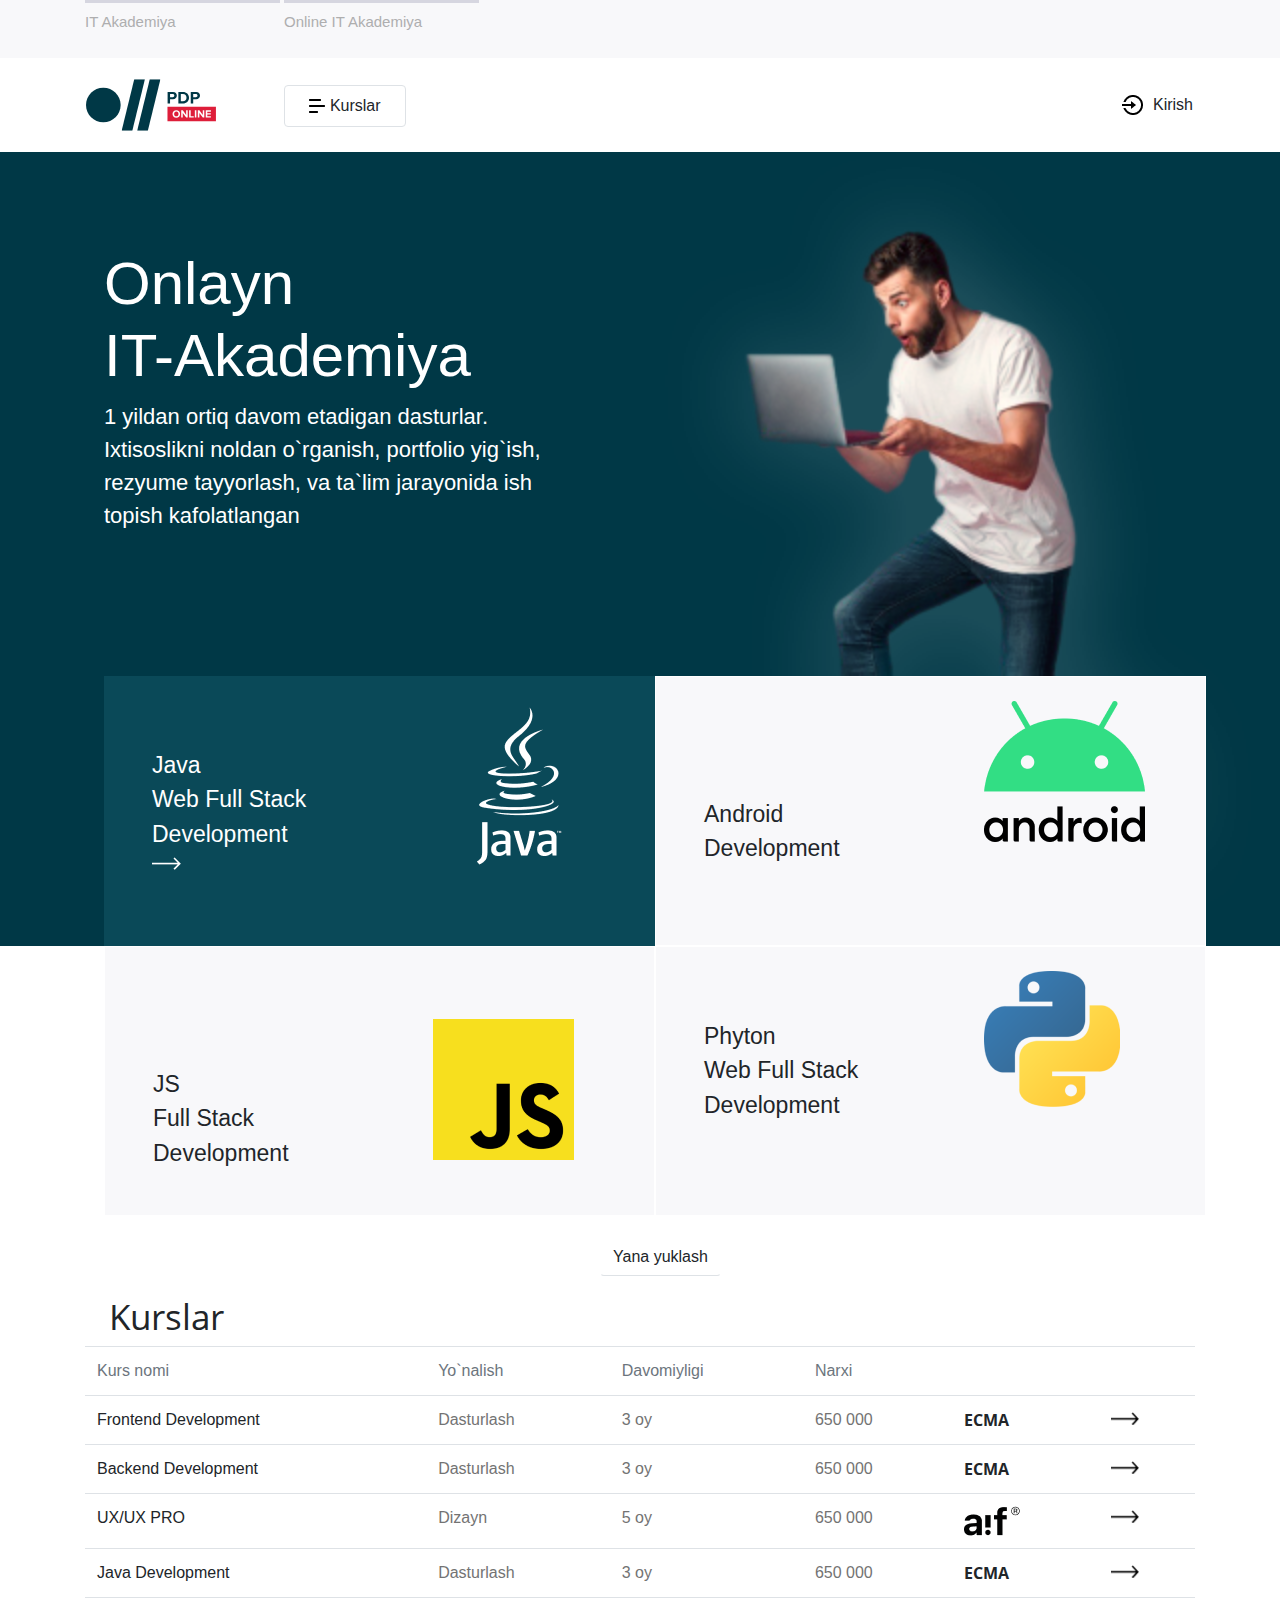
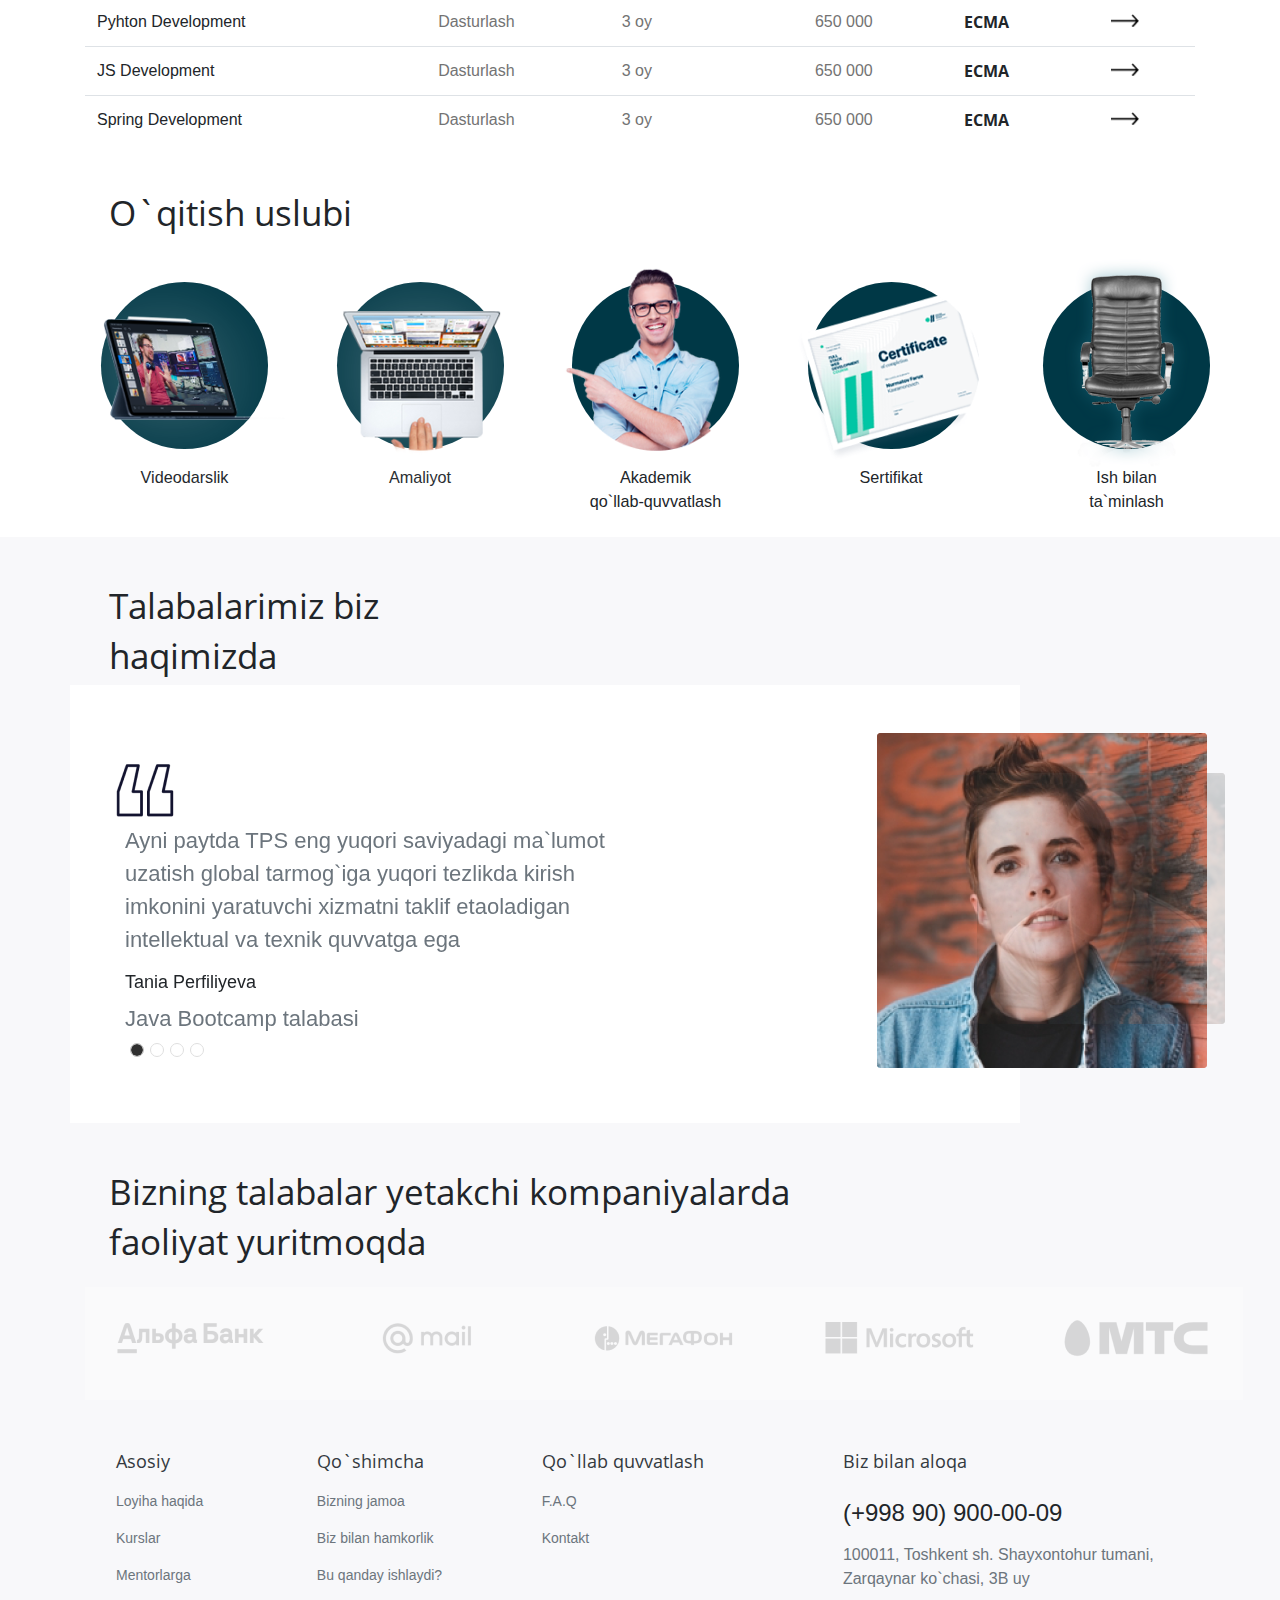
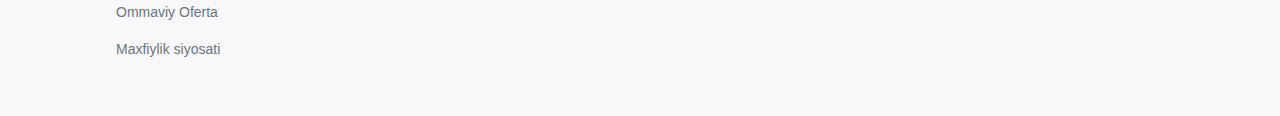
<file: index.html>
<!DOCTYPE html>
<html lang="en">
<head>
    <meta charset="UTF-8">
    <title>Main page</title>
    <link rel="stylesheet" href="css/bootstrap.css">
    <link rel="stylesheet" href="css/main.css">

</head>
<body>
<nav>
    <div class="container">
        <div class="nav">
            <ul class="navbar-nav flex-row">
                <li class="nav-item"><a href="#" class="nav-link">IT Akademiya</a></li>
                <li class="nav-item ml-1"><a href="page-2.html" class="nav-link">Online IT Akademiya</a></li>
            </ul>
        </div>
    </div>
</nav>

<header>
    <div class="container py-3 mt-3">
        <div class="row d-flex justify-content-between">
            <div class="ml-3">
                <a href="#" class="navbar-brand">
                    <img src="images/icon/Group%2019.svg" alt="" class="">
                </a>
                <button class="btn border px-4 py-2 ml-5">
                    <img src="images/icon/menu%20copy%202.png" alt="" class="">
                    <p class="d-inline-block mb-0">Kurslar</p>
                </button>
            </div>
            <button class="btn px-3 py-2 d-flex align-items-center">
                <img src="images/icon/Group.png" alt="" class="">
                <p class="mb-0 ml-2">Kirish</p>
            </button>
        </div>

    </div>
</header>

<main>
    <section id="OnlineAcademy">
        <div class="container">
            <div class="row ml-1">
                <div class="col-6 mt-5">
                    <h3 class="text-white mt-5 mb-0">Onlayn</h3>
                    <h3 class="text-white">IT-Akademiya </h3>
                    <p class="text-white font-weight-light pr-5">1 yildan ortiq davom etadigan dasturlar. Ixtisoslikni
                        noldan o`rganish, portfolio yig`ish,
                        rezyume tayyorlash, va ta`lim jarayonida ish topish kafolatlangan</p>
                </div>
                <div class="col-6">
                    <div class="removeBg">
                        <img src="images/image/removebg2.png" alt="" class="">
                    </div>
                </div>
            </div>

            <div class="row mx-1">
                <div class="col-6 border-0">
                    <div class="row my-4">
                        <div class="col-5 mt-5 pl-5">
                            <p class="my-0 text-white font-weight-light">Java</p>
                            <p class="my-0 text-white font-weight-light">Web Full Stack</p>
                            <p class="my-0 text-white font-weight-light">Development</p>
                            <img src="images/icon/Path.png" alt="" class="">
                        </div>

                        <div class="col-5 offset-2 px-2">
                            <img src="images/icon/Object.png" alt="" class="">
                        </div>
                    </div>
                </div>
                <div class="col-6">
                    <div class="row my-4">
                        <div class="col-5 mt-5 pl-5">
                            <p class="my-0 font-weight-light pt-5">Android</p>
                            <p class="my-0 font-weight-light">Development</p>
                        </div>

                        <div class="col-5 offset-2 px-2">
                            <img src="images/icon/Bitmap.png" alt="" class="">
                        </div>
                    </div>
                </div>
                <div class="col-6">
                    <div class="row my-4">
                        <div class="col-5 mt-5 pl-5 pt-5">
                            <p class="my-0 font-weight-light">JS</p>
                            <p class="my-0 font-weight-light">Full Stack</p>
                            <p class="my-0 font-weight-light">Development</p>
                        </div>

                        <div class="col-5 offset-2 px-2 pt-5">
                            <img src="images/icon/Bitmap%20(2).png" alt="" class="">
                        </div>
                    </div>
                </div>
                <div class="col-6">
                    <div class="row my-4">
                        <div class="col-5 mt-5 pl-5">
                            <p class="my-0 font-weight-light">Phyton</p>
                            <p class="my-0 font-weight-light">Web Full Stack</p>
                            <p class="my-0 font-weight-light">Development</p>
                        </div>

                        <div class="col-5 offset-2 px-2">
                            <img src="images/icon/Bitmap%20(3).png" alt="" class="">
                        </div>
                    </div>
                </div>
            </div>

            <button class="btn border-bottom d-flex justify-content-center">Yana yuklash</button>
        </div>
    </section>

    <section id="Courses">
        <div class="container pb-4">
            <h4 class="font-family-regular px-4">Kurslar</h4>
            <table class="table">
                <tr>
                    <td class="text-secondary">Kurs nomi</td>
                    <td class="text-secondary">Yo`nalish</td>
                    <td class="text-secondary">Davomiyligi</td>
                    <td class="text-secondary">Narxi</td>
                    <td class="text-secondary"></td>
                    <td class="text-secondary"></td>
                </tr>
                <tr>
                    <td>Frontend Development</td>
                    <td>Dasturlash</td>
                    <td>3 oy</td>
                    <td>650 000</td>
                    <td class="font-family-bold">ECMA</td>
                    <td><span class="icon-next icon-direct"></span></td>
                </tr>
                <tr>
                    <td>Backend Development</td>
                    <td>Dasturlash</td>
                    <td>3 oy</td>
                    <td>650 000</td>
                    <td class="font-family-bold">ECMA</td>
                    <td><span class="icon-next icon-direct"></span></td>
                </tr>
                <tr>
                    <td>UX/UX PRO</td>
                    <td>Dizayn</td>
                    <td>5 oy</td>
                    <td>650 000</td>
                    <td class="font-family-bold"><img src="images/icon/Group%2011.png" alt="" class=""></td>
                    <td><span class="icon-next icon-direct"></span></td>
                </tr>
                <tr>
                    <td>Java Development</td>
                    <td>Dasturlash</td>
                    <td>3 oy</td>
                    <td>650 000</td>
                    <td class="font-family-bold">ECMA</td>
                    <td><span class="icon-next icon-direct"></span></td>
                </tr>
                <tr>
                    <td>Pyhton Development</td>
                    <td>Dasturlash</td>
                    <td>3 oy</td>
                    <td>650 000</td>
                    <td class="font-family-bold">ECMA</td>
                    <td><span class="icon-next icon-direct"></span></td>
                </tr>
                <tr>
                    <td>JS Development</td>
                    <td>Dasturlash</td>
                    <td>3 oy</td>
                    <td>650 000</td>
                    <td class="font-family-bold">ECMA</td>
                    <td><span class="icon-next icon-direct"></span></td>
                </tr>
                <tr>
                    <td>Spring Development</td>
                    <td>Dasturlash</td>
                    <td>3 oy</td>
                    <td>650 000</td>
                    <td class="font-family-bold">ECMA</td>
                    <td><span class="icon-next icon-direct"></span></td>
                </tr>

            </table>
            <h4 class="font-family-regular px-4 mt-5">O`qitish uslubi</h4>
            <div class="row mt-5 ml-3 justify-content-between">
                <div class="card border-0">
                    <div class="oval">
                        <img src="images/image/videodars.png" alt="">
                    </div>
                    <p class="mt-3 text-center">Videodarslik</p>
                </div>
                <div class="card border-0">
                    <div class="oval">
                        <img src="images/image/amaliyot.png" alt="">
                    </div>
                    <p class="mt-3 text-center">Amaliyot</p>
                </div>
                <div class="card border-0">
                    <div class="oval">
                        <img src="images/image/teach.png" alt="">
                    </div>
                    <p class="mt-3 mb-0 text-center">Akademik</p>
                    <p class="my-0 text-center">qo`llab-quvvatlash</p>
                </div>
                <div class="card border-0">
                    <div class="oval">
                        <img src="images/image/sertificat.png" alt="">
                    </div>
                    <p class="mt-3 text-center">Sertifikat</p>
                </div>
                <div class="card border-0">
                    <div class="oval">
                        <img src="images/image/Layer%201.png" alt="">
                    </div>
                    <p class="mt-3 mb-0 text-center">Ish bilan</p>
                    <p class="my-0 text-center">ta`minlash</p>
                </div>
            </div>
        </div>
    </section>

    <section id="info">
        <div class="container">
            <h4 class="ml-4 font-family-regular pt-5">Talabalarimiz biz</h4>
            <h4 class="ml-4 font-family-regular">haqimizda</h4>
            <div class="row">
                <div class="col-10 bg-white py-5">
                    <div class="row">
                        <div class="col-7">
                            <div class="carousel slide" data-ride="carousel" id="idea">
                                <ul class="carousel-indicators">
                                    <li data-target="#idea" data-slide-to="0" class="active"></li>
                                    <li data-target="#idea" data-slide-to="1"></li>
                                    <li data-target="#idea" data-slide-to="2"></li>
                                    <li data-target="#idea" data-slide-to="3"></li>
                                </ul>
                                <div class="carousel-inner">
                                    <div class="carousel-item active ml-4 my-4">
                                        <img src="images/icon/Bitmap%20Copy.png" alt="" class="">
                                        <p class="text-secondary ml-3">Ayni paytda TPS eng yuqori saviyadagi ma`lumot uzatish global tarmog`iga
                                            yuqori tezlikda
                                            kirish imkonini yaratuvchi xizmatni taklif etaoladigan intellektual va
                                            texnik quvvatga
                                            ega</p>
                                        <h6 class="ml-3">Tania Perfiliyeva</h6>
                                        <p class="text-secondary ml-3 text-18">Java Bootcamp talabasi</p>
                                    </div>

                                    <div class="carousel-item ml-4 my-4">
                                        <img src="images/icon/Bitmap%20Copy.png" alt="" class="">
                                        <p class="text-secondary ml-3">Ayni paytda TPS eng yuqori saviyadagi ma`lumot uzatish global tarmog`iga
                                            yuqori tezlikda
                                            kirish imkonini yaratuvchi xizmatni taklif etaoladigan intellektual va
                                            texnik quvvatga
                                            ega</p>
                                        <h6 class="ml-3">Tania Perfiliyeva</h6>
                                        <p class="text-secondary ml-3 text-18">Java Bootcamp talabasi</p>
                                    </div>

                                    <div class="carousel-item ml-4 my-4">
                                        <img src="images/icon/Bitmap%20Copy.png" alt="" class="">
                                        <p class="text-secondary ml-3">Ayni paytda TPS eng yuqori saviyadagi ma`lumot uzatish global tarmog`iga
                                            yuqori tezlikda
                                            kirish imkonini yaratuvchi xizmatni taklif etaoladigan intellektual va
                                            texnik quvvatga
                                            ega</p>
                                        <h6 class="ml-3">Tania Perfiliyeva</h6>
                                        <p class="text-secondary ml-3 text-18">Java Bootcamp talabasi</p>
                                    </div>

                                    <div class="carousel-item ml-4 my-4">
                                        <img src="images/icon/Bitmap%20Copy.png" alt="" class="">
                                        <p class="text-secondary ml-3">Ayni paytda TPS eng yuqori saviyadagi ma`lumot uzatish global tarmog`iga
                                            yuqori tezlikda
                                            kirish imkonini yaratuvchi xizmatni taklif etaoladigan intellektual va
                                            texnik quvvatga
                                            ega</p>
                                        <h6 class="ml-3">Tania Perfiliyeva</h6>
                                        <p class="text-secondary ml-3 text-18">Java Bootcamp talabasi</p>
                                    </div>


                                </div>
                            </div>
                        </div>
                        <div class="col-2 offset-3">
                            <img src="images/image/Rectangle%20Copy%2067.png" alt="" class="">
                            <img src="images/image/Rectangle%20Copy%2042.png" alt="" class="">
                        </div>
                    </div>
                </div>
            </div>

            <h4 class="font-family-regular pl-4 mt-5">Bizning talabalar yetakchi kompaniyalarda</h4>
            <h4 class="font-family-regular pl-4"> faoliyat yuritmoqda</h4>

            <div>
                <img src="images/icon/Bitmap%20Copy%20(1).png" alt="" class="mt-3">

                <div class="hover"></div>
            </div>
        </div>
    </section>
</main>

<footer>
    <div class="container">
        <div class="row my-5 ml-3">
            <div class="col-2">
                <a href="#" class="text-dark font-family-regular text-18">Asosiy</a>
                <ul class="navbar-nav">
                    <li class="nav-item"><a href="#" class="nav-link text-secondary mt-2">Loyiha haqida</a></li>
                    <li class="nav-item"><a href="#" class="nav-link text-secondary">Kurslar</a></li>
                    <li class="nav-item"><a href="#" class="nav-link text-secondary">Mentorlarga</a></li>
                    <li class="nav-item"><a href="#" class="nav-link text-secondary">Ommaviy Oferta</a></li>
                    <li class="nav-item"><a href="#" class="nav-link text-secondary">Maxfiylik siyosati</a></li>
                </ul>
            </div>
            <div class="col-2 mx-3">
                <a href="#" class="text-dark font-family-regular text-18">Qo`shimcha</a>
                <ul class="navbar-nav">
                    <li class="nav-item"><a href="#" class="nav-link text-secondary mt-2">Bizning jamoa</a></li>
                    <li class="nav-item"><a href="#" class="nav-link text-secondary">Biz bilan hamkorlik</a></li>
                    <li class="nav-item"><a href="#" class="nav-link text-secondary">Bu qanday ishlaydi?</a></li>
                </ul>
            </div>
            <div class="col-3 mx-4">
                <a href="#" class="text-dark font-family-regular text-18">Qo`llab quvvatlash</a>
                <ul class="navbar-nav">
                    <li class="nav-item"><a href="#" class="nav-link text-secondary mt-2">F.A.Q</a></li>
                    <li class="nav-item"><a href="#" class="nav-link text-secondary">Kontakt</a></li>
                </ul>
            </div>
            <div class="col-4">
                <a href="#" class="text-dark font-family-regular text-18">Biz bilan aloqa</a>
                <h4 class="mt-4"> (+998 90) 900-00-09</h4>
                <p class="text-secondary my-3">100011, Toshkent sh. Shayxontohur tumani, Zarqaynar ko`chasi, 3B uy</p>
            </div>
        </div>
    </div>
</footer>


<script src="js/jquery-3.3.1.slim.min.js"></script>
<script src="js/popper.min.js"></script>
<script src="js/bootstrap.js"></script>
</body>
</html>
</file>
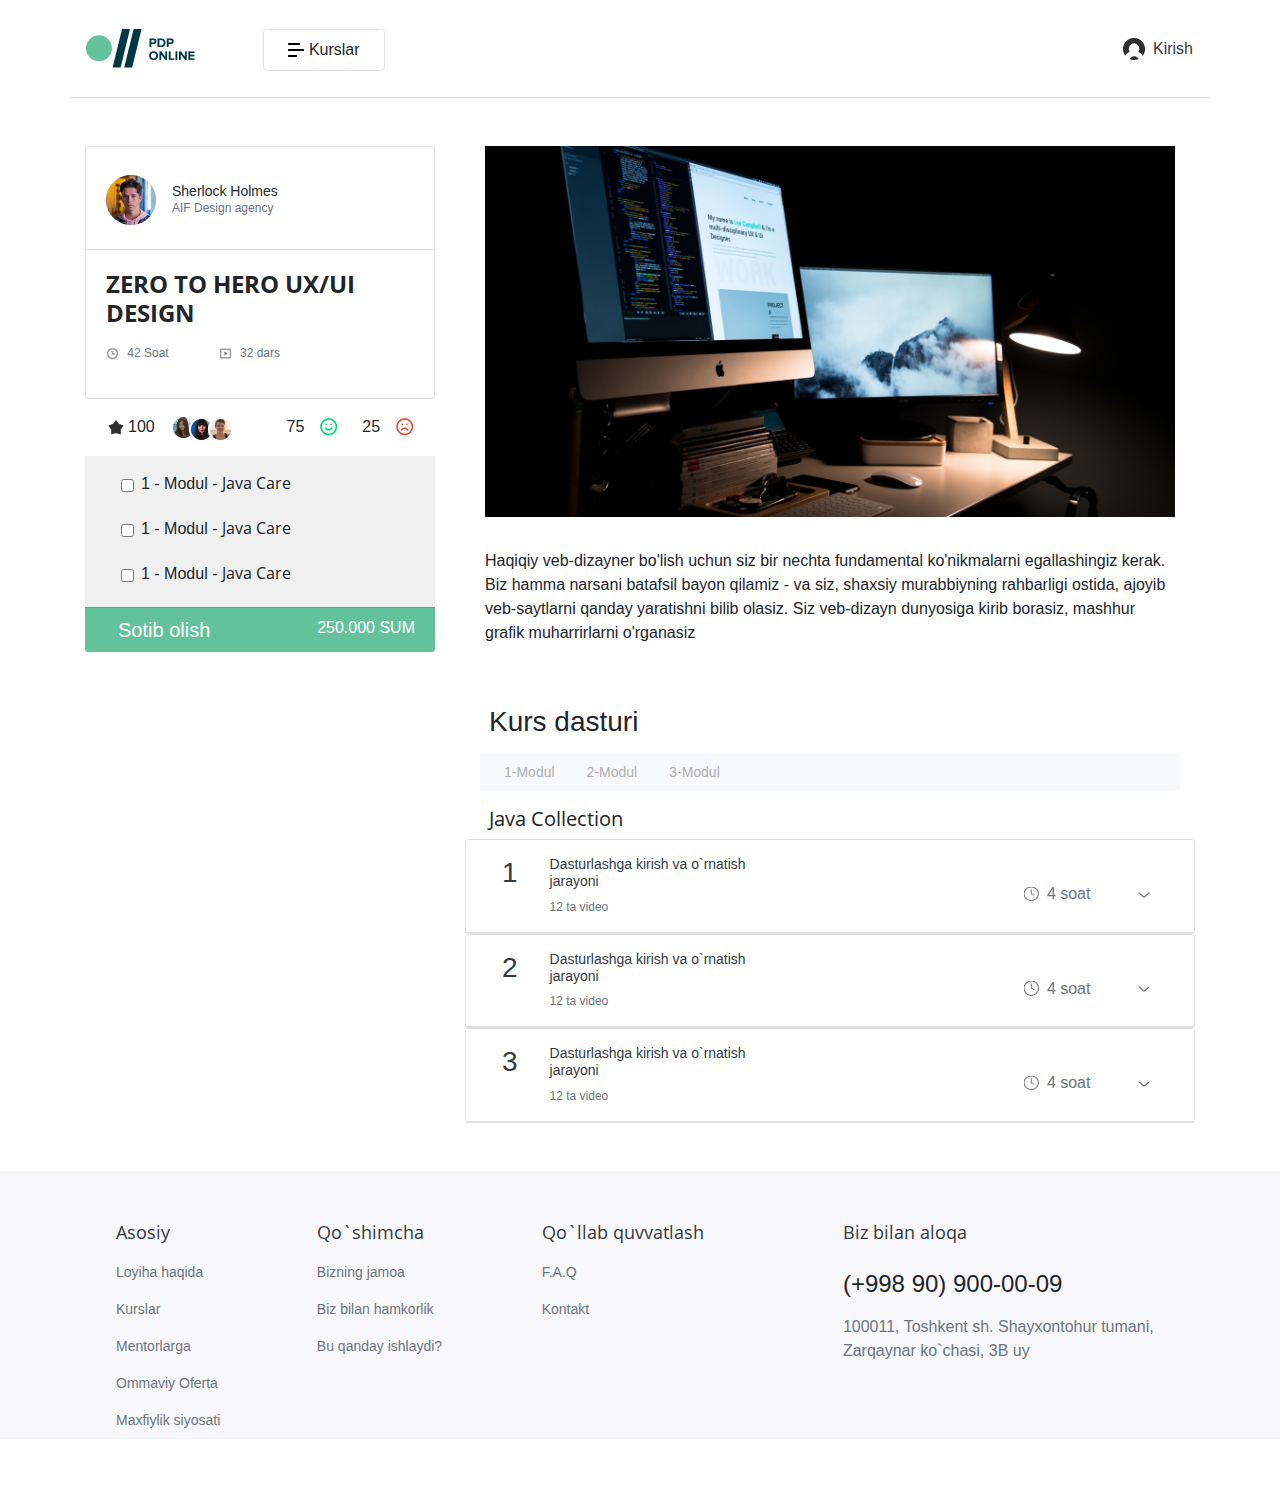
<file: page-2.html>
<!DOCTYPE html>
<html lang="en">
<head>
    <meta charset="UTF-8">
    <title>page2</title>
    <link rel="stylesheet" href="css/bootstrap.css">
    <link rel="stylesheet" href="css/main.css">

</head>
<body id="page-2">

<header>
    <div class="container">
        <div class="row d-flex justify-content-between py-4 border-bottom ">
            <div class="ml-3">
                <a href="#" class="navbar-brand">
                    <img src="images/icon/Group%2026%20Copy.png" alt="" class="">
                </a>
                <button class="btn border px-4 py-2 ml-5">
                    <img src="images/icon/menu%20copy%202.png" alt="" class="">
                    <p class="d-inline-block mb-0">Kurslar</p>
                </button>
            </div>
            <button class="btn px-3 py-2 d-flex align-items-center">
                <img src="images/icon/Combined%20Shape%20Copy.png" alt="" class="">
                <a href="page-3.html" class="mb-0 ml-2 text-dark">Kirish</a>
            </button>
        </div>

    </div>
</header>

<main>
    <div class="container">
        <div class="row mt-5">
            <div class="col-4">
                <div class="card ">
                    <div class="card-header d-flex justify-content-start mt-3 pb-4">
                        <img src="images/image/Oval%20Copy%2017.png" alt="" class="">
                        <div class="ml-3 d-flex flex-column justify-content-center">
                            <h6 class="mb-0">Sherlock Holmes</h6>
                            <p class="text-secondary my-0">AIF Design agency</p>
                        </div>
                    </div>
                    <div class="card-body">
                        <h4 class="font-family-bold">ZERO TO HERO UX/UI DESIGN</h4>

                        <div class="row mt-3">
                            <div class="col-4 d-flex">
                                <img src="images/icon/clock%202.png" alt="" class="">
                                <p class="text-secondary ml-2"> 42 Soat</p>
                            </div>

                            <div class="col-4 d-flex">
                                <img src="images/icon/play.png" alt="" class="">
                                <p class="text-secondary ml-2"> 32 dars</p>
                            </div>
                        </div>
                    </div>
                </div>
                <div class="row my-3 ml-2">
                    <div class="col-6 d-flex">
                        <div class="d-flex align-items-center">
                            <img src="images/icon/Star%20Copy%208.png" alt="" class="mr-1">
                            <span>100</span>
                        </div>
                        <div class="image-row ml-3">
                            <img src="images/image/Oval%20Copy%206.png" alt="" class="">
                            <img src="images/image/Oval%20Copy%207.png" alt="" class="">
                            <img src="images/image/Oval%20Copy%208.png" alt="" class="">
                        </div>
                    </div>
                    <div class="col-6 d-flex align-items-center">
                        <span class="mr-3">75</span>
                        <img src="images/icon/frown%20copy%202.png" alt="">
                        <span class="ml-4">25</span>
                        <img src="images/icon/frown%20copy%203.png" alt="" class="ml-3">
                    </div>
                </div>
                <div class="card card-checkbox border-0">
                    <div class="card-body py-3">
                        <div class="form-check ml-3">
                            <label class="form-check-label mb-3">
                                <input type="checkbox" class="form-check-input" value="">
                                <h6>1 - Modul - <span class="font-family-regular">Java Care</span></h6>
                            </label>

                            <label class="form-check-label mb-3">
                                <input type="checkbox" class="form-check-input" value="">
                                <h6>1 - Modul - <span class="font-family-regular">Java Care</span></h6>
                            </label>

                            <label class="form-check-label">
                                <input type="checkbox" class="form-check-input" value="">
                                <h6>1 - Modul - <span class="font-family-regular">Java Care</span></h6>
                            </label>

                        </div>
                    </div>
                    <div class="card-footer d-flex align-items-center justify-content-between py-0">
                        <button class="btn bg-transparent text-white" type="button">Sotib olish</button>
                        <p class="mb-1 text-white">250.000 SUM</p>
                    </div>

                </div>
            </div>

            <div class="col-8">
                <div class="card border-0">
                    <div class="card-body pt-0">
                        <img src="images/image/Rectangle%20Copy%2059.png" alt="" class="w-100">
                    </div>
                    <div class="card-footer bg-white border-top-0">
                        Haqiqiy veb-dizayner bo'lish uchun siz bir nechta fundamental ko'nikmalarni egallashingiz kerak.
                        Biz hamma narsani batafsil bayon qilamiz - va siz, shaxsiy murabbiyning rahbarligi ostida,
                        ajoyib veb-saytlarni qanday yaratishni bilib olasiz. Siz veb-dizayn dunyosiga kirib borasiz,
                        mashhur grafik muharrirlarni o'rganasiz
                    </div>
                </div>

                <div class="programsOfCourses">
                    <h3 class="mt-5 pl-4">Kurs dasturi</h3>

                    <div class="container">
                        <nav class="bg-light mt-3">
                            <div class="navbar navbar-expand-sm">
                                <ul class="navbar-nav">
                                    <li class="nav-item"><a href="#" class="nav-link py-0">1-Modul</a></li>
                                    <li class="nav-item"><a href="#" class="nav-link py-0 mx-3">2-Modul</a></li>
                                    <li class="nav-item"><a href="#" class="nav-link py-0">3-Modul</a></li>
                                </ul>
                            </div>
                        </nav>
                    </div>

                    <h5 class="font-family-regular mt-3 pl-4">Java Collection</h5>

                    <div id="accordion">
                        <div class="card">
                            <div class="card-header bg-white py-0">
                                <a href="#collapseOne" class="card-link" data-toggle="collapse">
                                    <div class="row mt-3">
                                        <div class="col-5 d-flex justify-content-between">
                                            <h3 class="text-dark mx-3">1</h3>
                                            <div class="ml-3">
                                                <h6 class="text-dark">Dasturlashga kirish va o`rnatish jarayoni</h6>
                                                <p class="text-secondary">12 ta video</p>
                                            </div>
                                        </div>
                                        <div class="col-3 offset-4 d-flex justify-content-start align-items-center">
                                            <img src="images/icon/clock%20copy%2027.png" alt="" class="">
                                            <p class="text-secondary ml-2 mr-5 mb-0">4 soat</p>
                                            <div class="path">
                                                <img src="images/icon/Path%20(2).png" alt="">
                                            </div>
                                        </div>
                                    </div>
                                </a>

                                <div class="card-body ml- collapse" id="collapseOne" data-parent="#accordion">
                                    <div class="row ml-3 border-top">
                                        <div class="col-5 d-flex justify-content-between">
                                            <div class="ml-2">
                                                <p class="text-secondary mb-0">1.1</p>
                                                <h6 class="text-dark">Boshlang`ich o`zgaruvchilar haqida ma`lumot</h6>
                                            </div>
                                        </div>
                                        <div class="col-3 offset-4 d-flex justify-content-start align-items-center">
                                            <img src="images/icon/clock%20copy%2027.png" alt="" class="">
                                            <p class="text-secondary ml-2 mr-5 mb-0">4 soat</p>
                                        </div>
                                    </div>
                                    <div class="row ml-3 border-top">
                                        <div class="col-5 d-flex justify-content-between">
                                            <div class="ml-2">
                                                <p class="text-secondary mb-0">1.2</p>
                                                <h6 class="text-dark">Boshlang`ich o`zgaruvchilar haqida ma`lumot</h6>
                                            </div>
                                        </div>
                                        <div class="col-3 offset-4 d-flex justify-content-start align-items-center">
                                            <img src="images/icon/clock%20copy%2027.png" alt="" class="">
                                            <p class="text-secondary ml-2 mr-5 mb-0">4 soat</p>
                                        </div>
                                    </div>
                                </div>

                            </div>
                        </div>

                        <div class="card">
                            <div class="card-header bg-white py-0">
                                <a href="#collapseTwo" class="card-link" data-toggle="collapse">
                                    <div class="row mt-3">
                                        <div class="col-5 d-flex justify-content-between">
                                            <h3 class="text-dark mx-3">2</h3>
                                            <div class="ml-3">
                                                <h6 class="text-dark">Dasturlashga kirish va o`rnatish jarayoni</h6>
                                                <p class="text-secondary">12 ta video</p>
                                            </div>
                                        </div>
                                        <div class="col-3 offset-4 d-flex justify-content-start align-items-center">
                                            <img src="images/icon/clock%20copy%2027.png" alt="" class="">
                                            <p class="text-secondary ml-2 mr-5 mb-0">4 soat</p>
                                            <div class="path">
                                                <img src="images/icon/Path%20(2).png" alt="">
                                            </div>
                                        </div>
                                    </div>
                                </a>

                                <div class="card-body ml- collapse" id="collapseTwo" data-parent="#accordion">
                                    <div class="row ml-3 border-top">
                                        <div class="col-5 d-flex justify-content-between">
                                            <div class="ml-2">
                                                <p class="text-secondary mb-0">2.1</p>
                                                <h6 class="text-dark">Boshlang`ich o`zgaruvchilar haqida ma`lumot</h6>
                                            </div>
                                        </div>
                                        <div class="col-3 offset-4 d-flex justify-content-start align-items-center">
                                            <img src="images/icon/clock%20copy%2027.png" alt="" class="">
                                            <p class="text-secondary ml-2 mr-5 mb-0">4 soat</p>
                                        </div>
                                    </div>
                                    <div class="row ml-3 border-top">
                                        <div class="col-5 d-flex justify-content-between">
                                            <div class="ml-2">
                                                <p class="text-secondary mb-0">2.2</p>
                                                <h6 class="text-dark">Boshlang`ich o`zgaruvchilar haqida ma`lumot</h6>
                                            </div>
                                        </div>
                                        <div class="col-3 offset-4 d-flex justify-content-start align-items-center">
                                            <img src="images/icon/clock%20copy%2027.png" alt="" class="">
                                            <p class="text-secondary ml-2 mr-5 mb-0">4 soat</p>
                                        </div>
                                    </div>
                                </div>

                            </div>
                        </div>

                        <div class="card">
                            <div class="card-header bg-white py-0">
                                <a href="#collapseThree" class="card-link" data-toggle="collapse">
                                    <div class="row mt-3">
                                        <div class="col-5 d-flex justify-content-between">
                                            <h3 class="text-dark mx-3">3</h3>
                                            <div class="ml-3">
                                                <h6 class="text-dark">Dasturlashga kirish va o`rnatish jarayoni</h6>
                                                <p class="text-secondary">12 ta video</p>
                                            </div>
                                        </div>
                                        <div class="col-3 offset-4 d-flex justify-content-start align-items-center">
                                            <img src="images/icon/clock%20copy%2027.png" alt="" class="">
                                            <p class="text-secondary ml-2 mr-5 mb-0">4 soat</p>
                                            <div class="path">
                                                <img src="images/icon/Path%20(2).png" alt="">
                                            </div>
                                        </div>
                                    </div>
                                </a>

                                <div class="card-body ml- collapse" id="collapseThree" data-parent="#accordion">
                                    <div class="row ml-3 border-top">
                                        <div class="col-5 d-flex justify-content-between">
                                            <div class="ml-2">
                                                <p class="text-secondary mb-0">3.1</p>
                                                <h6 class="text-dark">Boshlang`ich o`zgaruvchilar haqida ma`lumot</h6>
                                            </div>
                                        </div>
                                        <div class="col-3 offset-4 d-flex justify-content-start align-items-center">
                                            <img src="images/icon/clock%20copy%2027.png" alt="" class="">
                                            <p class="text-secondary ml-2 mr-5 mb-0">4 soat</p>
                                        </div>
                                    </div>
                                    <div class="row ml-3 border-top">
                                        <div class="col-5 d-flex justify-content-between">
                                            <div class="ml-2">
                                                <p class="text-secondary mb-0">3.2</p>
                                                <h6 class="text-dark">Boshlang`ich o`zgaruvchilar haqida ma`lumot</h6>
                                            </div>
                                        </div>
                                        <div class="col-3 offset-4 d-flex justify-content-start align-items-center">
                                            <img src="images/icon/clock%20copy%2027.png" alt="" class="">
                                            <p class="text-secondary ml-2 mr-5 mb-0">4 soat</p>
                                        </div>
                                    </div>
                                </div>

                            </div>
                        </div>

                    </div>
                </div>

            </div>
        </div>
    </div>
</main>

<footer>
    <div class="container">
        <div class="row my-5 ml-3 pt-5">
            <div class="col-2">
                <a href="#" class="text-dark font-family-regular text-18">Asosiy</a>
                <ul class="navbar-nav">
                    <li class="nav-item"><a href="#" class="nav-link text-secondary mt-2">Loyiha haqida</a></li>
                    <li class="nav-item"><a href="#" class="nav-link text-secondary">Kurslar</a></li>
                    <li class="nav-item"><a href="#" class="nav-link text-secondary">Mentorlarga</a></li>
                    <li class="nav-item"><a href="#" class="nav-link text-secondary">Ommaviy Oferta</a></li>
                    <li class="nav-item"><a href="#" class="nav-link text-secondary">Maxfiylik siyosati</a></li>
                </ul>
            </div>
            <div class="col-2 mx-3">
                <a href="#" class="text-dark font-family-regular text-18">Qo`shimcha</a>
                <ul class="navbar-nav">
                    <li class="nav-item"><a href="#" class="nav-link text-secondary mt-2">Bizning jamoa</a></li>
                    <li class="nav-item"><a href="#" class="nav-link text-secondary">Biz bilan hamkorlik</a></li>
                    <li class="nav-item"><a href="#" class="nav-link text-secondary">Bu qanday ishlaydi?</a></li>
                </ul>
            </div>
            <div class="col-3 mx-4">
                <a href="#" class="text-dark font-family-regular text-18">Qo`llab quvvatlash</a>
                <ul class="navbar-nav">
                    <li class="nav-item"><a href="#" class="nav-link text-secondary mt-2">F.A.Q</a></li>
                    <li class="nav-item"><a href="#" class="nav-link text-secondary">Kontakt</a></li>
                </ul>
            </div>
            <div class="col-4">
                <a href="#" class="text-dark font-family-regular text-18">Biz bilan aloqa</a>
                <h4 class="mt-4"> (+998 90) 900-00-09</h4>
                <p class="text-secondary my-3">100011, Toshkent sh. Shayxontohur tumani, Zarqaynar ko`chasi, 3B uy</p>
            </div>
        </div>
    </div>
</footer>


<script src="js/jquery-3.3.1.slim.min.js"></script>
<script src="js/popper.min.js"></script>
<script src="js/bootstrap.js"></script>
</body>
</html>
</file>
<file: css/main.css>
/*********************************FONT STYLE*****************************************/
@font-face {
  font-family: "OpenSans-Bold";
  src: url("../font/OpenSans/OpenSans-Bold.ttf") format("truetype"); }
@font-face {
  font-family: "OpenSans-Light";
  src: url("../font/OpenSans/OpenSans-Light.ttf") format("truetype"); }
@font-face {
  font-family: "OpenSans-Regular";
  src: url("../font/OpenSans/OpenSans-Regular.ttf") format("truetype"); }
@font-face {
  font-family: "OpenSans-SemiBold";
  src: url("../font/OpenSans/OpenSans-SemiBold.ttf") format("truetype"); }
.font-family-bold {
  font-family: "OpenSans-Bold", sans-serif; }

.font-family-semi-bold {
  font-family: "OpenSans-SemiBold", sans-serif; }

.font-family-light {
  font-family: "OpenSans-Light", sans-serif; }

.font-family-regular {
  font-family: "OpenSans-Regular", sans-serif; }

/***********************************COLORS STYLE*******************************************/
/************************************ICON STYLES*****************************************************/
.icon {
  width: 26.4px;
  height: 18.55px;
  display: inline-block;
  vertical-align: sub; }

.icon-next {
  width: 28.8px;
  height: 12.44px;
  display: inline-block;
  mask-repeat: no-repeat;
  mask-size: 100%;
  -webkit-mask-repeat: no-repeat;
  -webkit-mask-size: 100%;
  background-color: #000000; }
  .icon-next.icon-direct {
    mask-image: url("../images/icon/Path (1).png");
    -webkit-mask-image: url("../images/icon/Path (1).png"); }

.text-18 {
  font-size: 18px; }

body {
  background-color: #f8f8fa; }
  body nav .navbar-nav .nav-item {
    border-top: #d6d6e0 3px solid;
    width: 195px; }
    body nav .navbar-nav .nav-item .nav-link {
      font-size: 15px;
      color: #aeaeaf; }
    body nav .navbar-nav .nav-item:hover {
      border-top: #de1e3a 3px solid; }
      body nav .navbar-nav .nav-item:hover .nav-link {
        color: #000000; }
  body header {
    background-color: #ffffff; }
  body main {
    background-color: #003846; }
    body main section#OnlineAcademy .container {
      position: relative; }
      body main section#OnlineAcademy .container .row .col-6 h3 {
        font-size: 60px; }
      body main section#OnlineAcademy .container .row .col-6 p {
        font-size: 22px; }
      body main section#OnlineAcademy .container .row .col-6 .removeBg img {
        width: 586px;
        height: 794px; }
      body main section#OnlineAcademy .container .row:nth-child(2) {
        position: absolute;
        left: 30px;
        bottom: -270px; }
        body main section#OnlineAcademy .container .row:nth-child(2) .col-6 {
          height: 270px;
          background-color: #f8f8fa;
          border: 0.3px white solid; }
          body main section#OnlineAcademy .container .row:nth-child(2) .col-6 .row .col-5 p {
            font-size: 23px; }
          body main section#OnlineAcademy .container .row:nth-child(2) .col-6:nth-child(1) {
            background-color: #0a4958; }
      body main section#OnlineAcademy .container button {
        position: absolute;
        bottom: -330px;
        left: 530px; }
    body main section#Courses {
      background-color: white;
      padding-top: 350px; }
      body main section#Courses .container h4 {
        font-size: 35px; }
      body main section#Courses .container .table tr td:nth-child(2) {
        color: #737373; }
      body main section#Courses .container .table tr td:nth-child(3) {
        color: #737373; }
      body main section#Courses .container .table tr td:nth-child(4) {
        color: #737373; }
      body main section#Courses .container .table tr:hover td {
        color: white;
        background-color: #003846; }
      body main section#Courses .container .table tr:hover .icon-next {
        background-color: white; }
      body main section#Courses .container .row .card .oval {
        width: 167px;
        height: 167px;
        border-radius: 50%;
        background-color: #003846;
        position: relative; }
        body main section#Courses .container .row .card .oval img {
          position: absolute;
          left: -78px;
          bottom: -60px; }
      body main section#Courses .container .row .card p {
        font-size: 16.2px; }
      body main section#Courses .container .row .card:nth-child(2) .oval img {
        position: absolute;
        left: -70px;
        bottom: -85px; }
      body main section#Courses .container .row .card:nth-child(3) .oval img {
        position: absolute;
        left: -8px;
        bottom: -10px; }
      body main section#Courses .container .row .card:nth-child(4) .oval img {
        position: absolute;
        left: -10px;
        bottom: -12px; }
      body main section#Courses .container .row .card:nth-child(5) .oval img {
        position: absolute;
        left: 22px;
        bottom: -18px; }
    body main section#info {
      background-color: #f8f8fa; }
      body main section#info .container h4 {
        font-size: 35px; }
      body main section#info .container .row .col-10 .col-7 p {
        font-size: 22px; }
      body main section#info .container .row .col-10 .col-7 h6 {
        font-size: 18px; }
      body main section#info .container .row .col-10 .col-7 .carousel {
        position: relative; }
        body main section#info .container .row .col-10 .col-7 .carousel .carousel-indicators {
          position: absolute;
          top: 310px;
          left: -360px; }
          body main section#info .container .row .col-10 .col-7 .carousel .carousel-indicators li {
            width: 12px;
            height: 12px;
            border-radius: 50%;
            border: 1px #bebebe solid; }
          body main section#info .container .row .col-10 .col-7 .carousel .carousel-indicators .active {
            background-color: #2f2f2f; }
      body main section#info .container .row .col-2 {
        position: relative; }
        body main section#info .container .row .col-2 img {
          width: 330px;
          height: 335px; }
          body main section#info .container .row .col-2 img:nth-child(2) {
            width: 248px;
            height: 251px;
            position: absolute;
            left: 115px;
            top: 40px; }
      body main section#info .container div {
        position: relative; }
        body main section#info .container div .hover {
          position: absolute;
          bottom: 0;
          left: 0;
          width: 1158px;
          height: 113px;
          background-color: rgba(248, 248, 250, 0.7); }
  body footer li {
    font-size: 14px; }

#page-2 {
  background-color: white; }
  #page-2 main {
    background-color: white; }
    #page-2 main .container .row .col-4 .card .card-header {
      background-color: white; }
      #page-2 main .container .row .col-4 .card .card-header div h6 {
        font-size: 14px; }
      #page-2 main .container .row .col-4 .card .card-header div p {
        font-size: 12px; }
    #page-2 main .container .row .col-4 .card .card-body img {
      width: 13.33px;
      height: 13.33px;
      margin-top: 3px; }
    #page-2 main .container .row .col-4 .card .card-body p {
      font-size: 12px; }
    #page-2 main .container .row .col-4 .row .col-6 .image-row {
      position: relative; }
      #page-2 main .container .row .col-4 .row .col-6 .image-row img:nth-child(2) {
        position: absolute;
        left: 18px;
        top: 2px; }
      #page-2 main .container .row .col-4 .row .col-6 .image-row img:nth-child(3) {
        position: absolute;
        left: 37px;
        top: 2px; }
    #page-2 main .container .row .col-4 .card-checkbox .card-body {
      background-color: #f0f0f0; }
      #page-2 main .container .row .col-4 .card-checkbox .card-body .form-check .form-check-label h6 span {
        font-size: 16px; }
    #page-2 main .container .row .col-4 .card-checkbox .card-footer {
      background-color: #63c19c; }
      #page-2 main .container .row .col-4 .card-checkbox .card-footer button {
        font-size: 20px; }
      #page-2 main .container .row .col-4 .card-checkbox .card-footer p {
        font-size: 16px; }
    #page-2 main .container .row .col-8 .programsOfCourses nav .navbar .navbar-nav .nav-item {
      border-top: 0;
      width: auto; }
      #page-2 main .container .row .col-8 .programsOfCourses nav .navbar .navbar-nav .nav-item .nav-link {
        font-size: 14px; }
        #page-2 main .container .row .col-8 .programsOfCourses nav .navbar .navbar-nav .nav-item .nav-link:hover {
          border-bottom: 2px #2f2f2f solid; }
    #page-2 main .container .row .col-8 .programsOfCourses div#accordion .card-link .row .col-5 h6 {
      font-size: 14px; }
    #page-2 main .container .row .col-8 .programsOfCourses div#accordion .card-link .row .col-5 p {
      font-size: 12px; }
    #page-2 main .container .row .col-8 .programsOfCourses div#accordion .card-link .row .col-3 img {
      width: 14.4px;
      height: 14.4px; }
    #page-2 main .container .row .col-8 .programsOfCourses div#accordion .card-link .row .col-3 .path img {
      width: 12px;
      height: 6px; }
    #page-2 main .container .row .col-8 .programsOfCourses div#accordion .card-body .col-5 p {
      font-size: 12px; }
    #page-2 main .container .row .col-8 .programsOfCourses div#accordion .card-body .col-5 h6 {
      font-size: 14px; }
  #page-2 footer {
    background-color: #f8f8fa; }

#page-3 {
  background-color: #f8f8fa; }
  #page-3 main {
    background-color: #f8f8fa; }
    #page-3 main .container .row .col-4 .card .card-header {
      background-color: white; }
      #page-3 main .container .row .col-4 .card .card-header div h6 {
        font-size: 14px; }
      #page-3 main .container .row .col-4 .card .card-header div p {
        font-size: 12px; }
    #page-3 main .container .row .col-4 .card .card-body img {
      width: 13.33px;
      height: 13.33px;
      margin-top: 3px; }
    #page-3 main .container .row .col-4 .card .card-body p {
      font-size: 12px; }

/*# sourceMappingURL=main.css.map */
</file>
